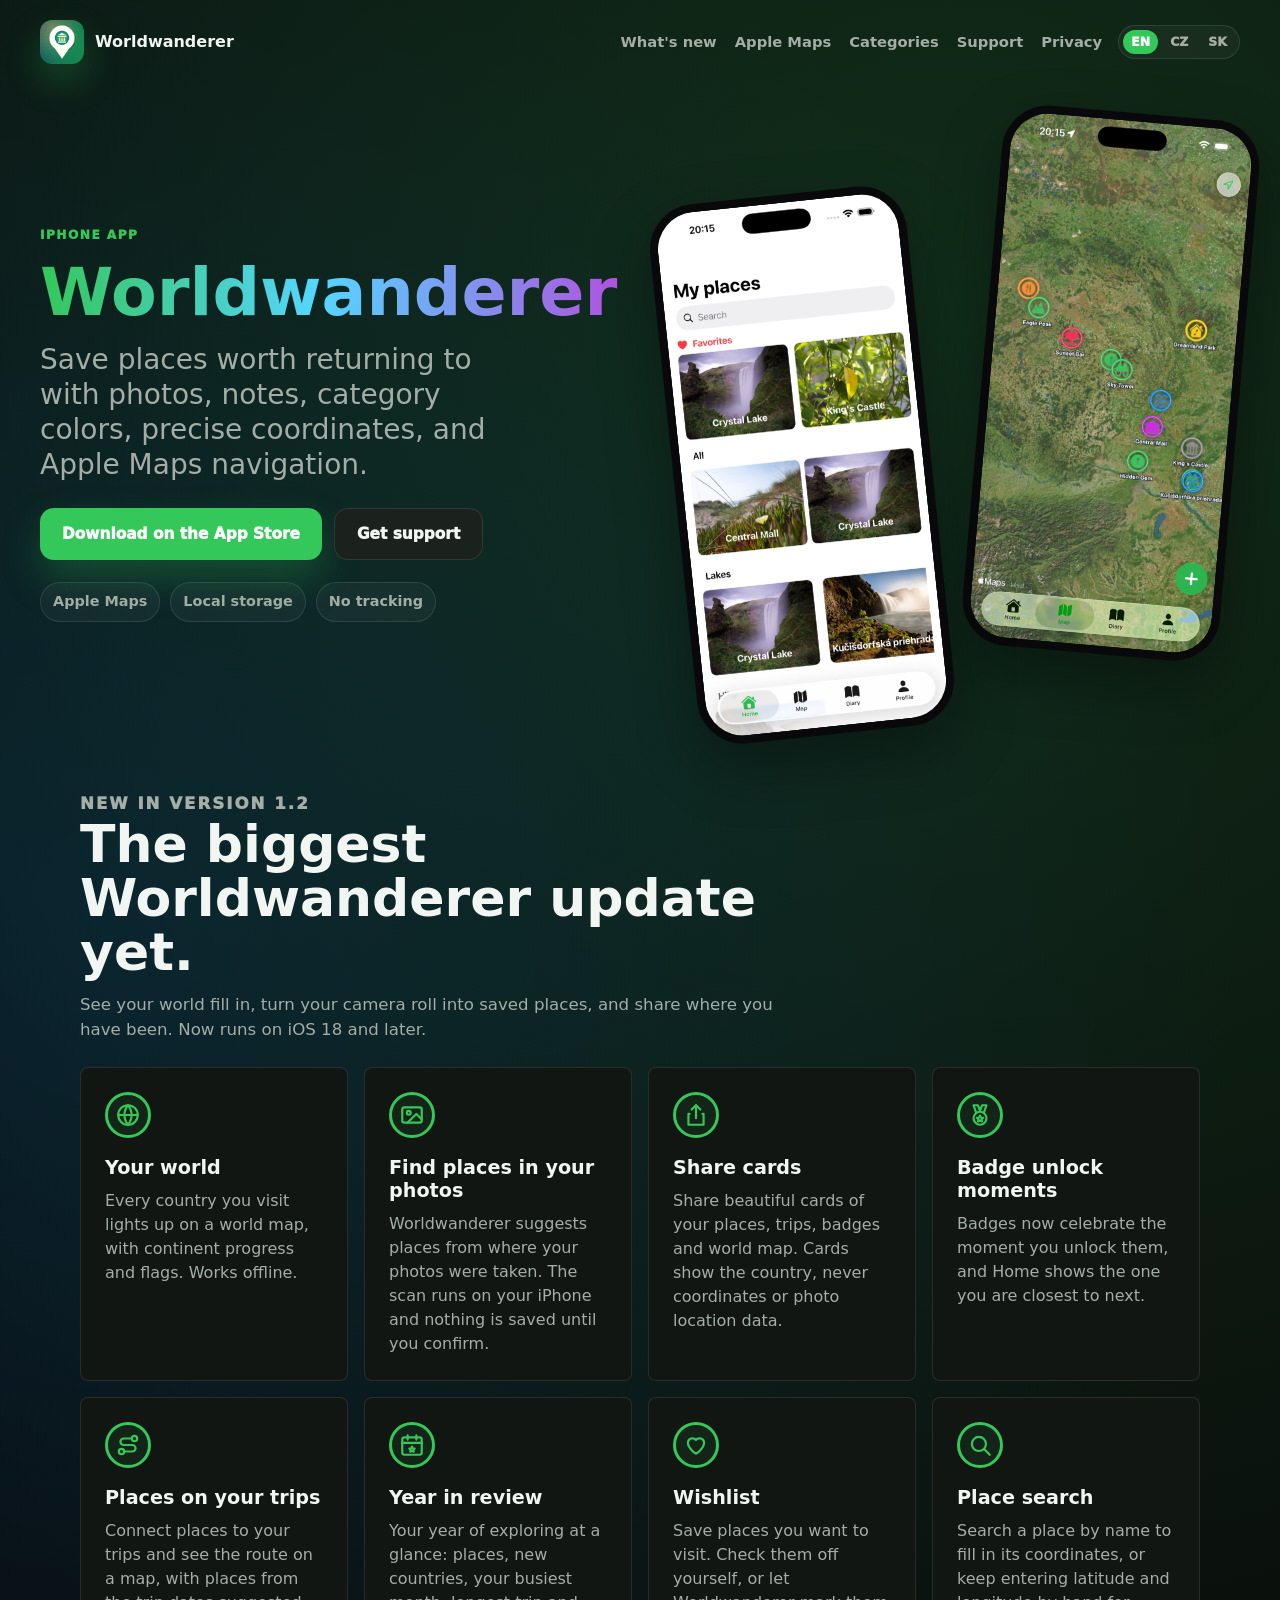
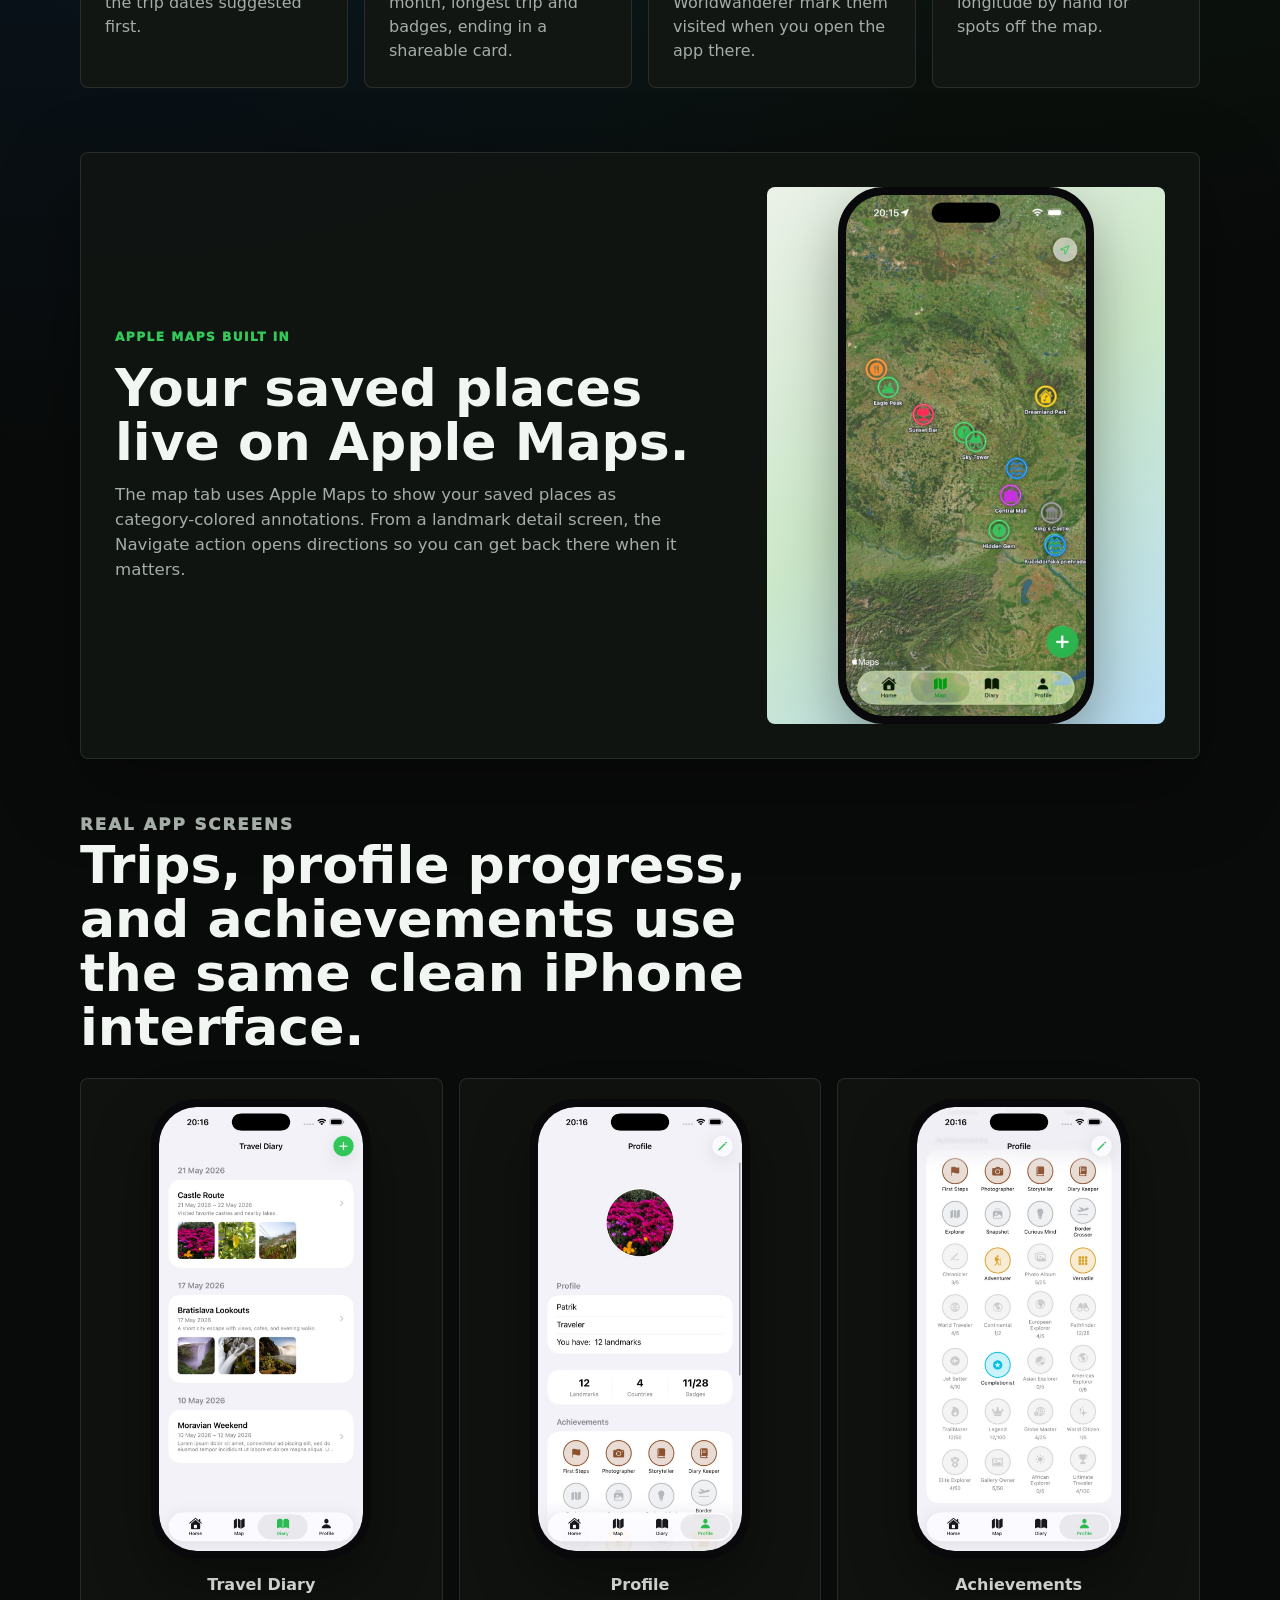
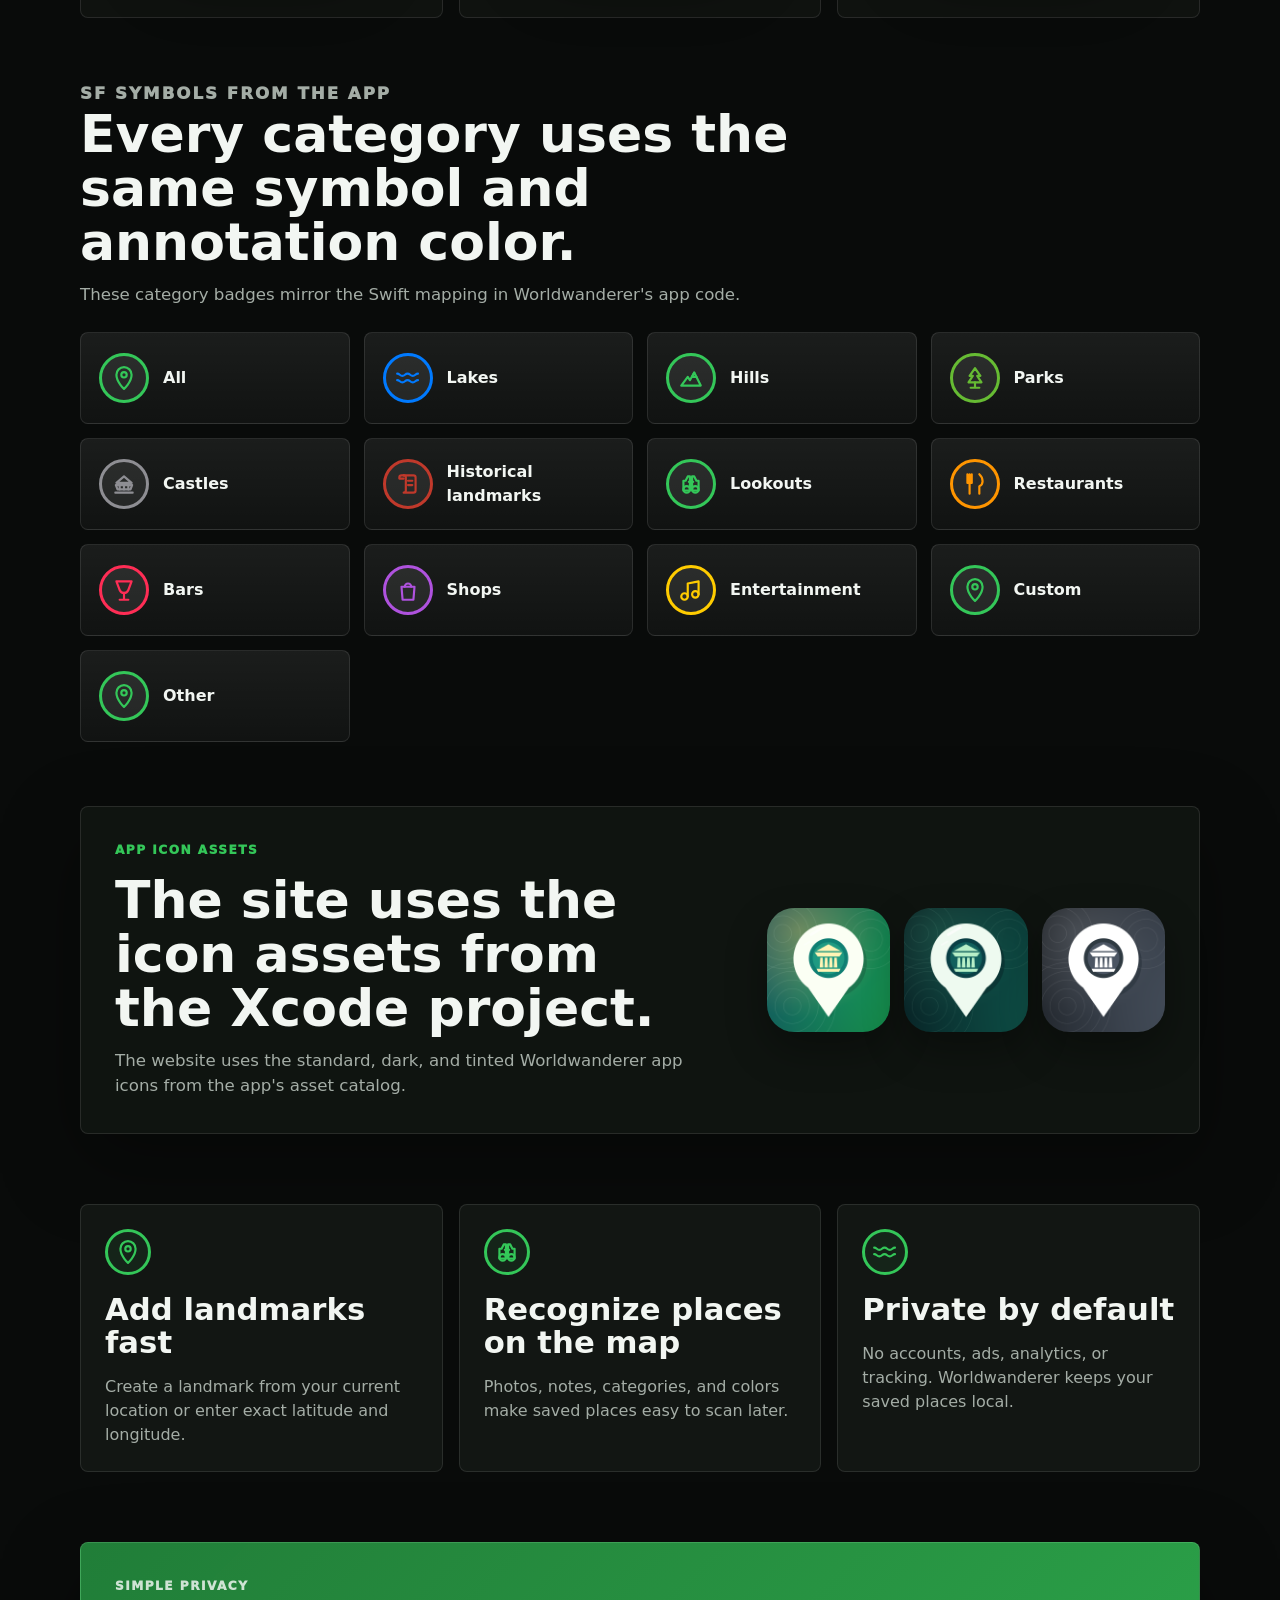
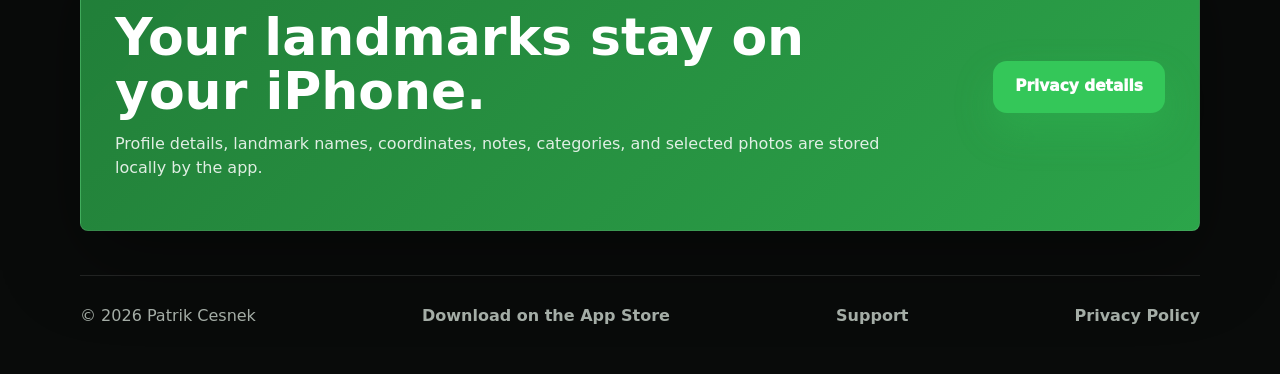
<file: index.html>
<!doctype html>
<html lang="en">
  <head>
    <meta charset="utf-8">
    <meta name="viewport" content="width=device-width, initial-scale=1">
    <meta name="description" content="Save places that matter on Apple Maps, see every country you visit light up on a world map, find places in your photos and share your travels. Private travel diary for iPhone. No accounts, ads, or tracking.">
    <title>Worldwanderer — Private Travel Map & Diary App for iPhone</title>
    <link rel="canonical" href="https://worldwanderer-web.netlify.app/">
    <link rel="alternate" hreflang="en" href="https://worldwanderer-web.netlify.app/">
    <link rel="alternate" hreflang="cs" href="https://worldwanderer-web.netlify.app/?lang=cz">
    <link rel="alternate" hreflang="sk" href="https://worldwanderer-web.netlify.app/?lang=sk">
    <link rel="alternate" hreflang="x-default" href="https://worldwanderer-web.netlify.app/">
    <meta name="apple-itunes-app" content="app-id=6772739029">
    <meta name="theme-color" content="#090b0a">
    <meta property="og:type" content="website">
    <meta property="og:site_name" content="Worldwanderer">
    <meta property="og:title" content="Worldwanderer — Private Travel Map & Diary App for iPhone">
    <meta property="og:description" content="Save places that matter — landmarks with photos, notes, categories and coordinates on Apple Maps. No accounts, ads, or tracking.">
    <meta property="og:url" content="https://worldwanderer-web.netlify.app/">
    <meta property="og:image" content="https://worldwanderer-web.netlify.app/assets/worldwanderer-home.jpg">
    <meta property="og:image:alt" content="Worldwanderer app showing the My places screen on iPhone">
    <meta name="twitter:card" content="summary_large_image">
    <meta name="twitter:title" content="Worldwanderer — Private Travel Map & Diary App for iPhone">
    <meta name="twitter:description" content="Save places that matter — landmarks with photos, notes, categories and coordinates on Apple Maps. No accounts, ads, or tracking.">
    <meta name="twitter:image" content="https://worldwanderer-web.netlify.app/assets/worldwanderer-home.jpg">
    <link rel="icon" href="assets/app-icon.png">
    <link rel="apple-touch-icon" href="assets/app-icon.png">
    <link rel="stylesheet" href="styles.css">
    <script type="application/ld+json">
    {
      "@context": "https://schema.org",
      "@type": "MobileApplication",
      "name": "Worldwanderer",
      "operatingSystem": "iOS",
      "applicationCategory": "TravelApplication",
      "description": "Worldwanderer is a private travel companion for iPhone. Save landmarks with photos, notes, categories, colors, and precise coordinates, view them on Apple Maps, keep a travel diary, and connect places to trips, see visited countries on a world map, find places in your photos on device, share cards and earn achievements. No accounts, no ads, no tracking — everything stays on your device.",
      "url": "https://worldwanderer-web.netlify.app/",
      "installUrl": "https://apps.apple.com/app/id6772739029",
      "offers": { "@type": "Offer", "price": "0", "priceCurrency": "USD" },
      "author": { "@type": "Person", "name": "Patrik Cesnek" },
      "image": "https://worldwanderer-web.netlify.app/assets/app-icon.png",
      "screenshot": [
        "https://worldwanderer-web.netlify.app/assets/worldwanderer-home.jpg",
        "https://worldwanderer-web.netlify.app/assets/worldwanderer-map.jpg"
      ],
      "softwareVersion": "1.2",
      "inLanguage": ["en", "cs", "sk"]
    }
    </script>
  </head>
  <body data-page="home">
    <svg class="icon-sprite" aria-hidden="true">
      <symbol id="icon-water" viewBox="0 0 24 24"><path d="M2 8c2.4 0 2.4 2 4.8 2S9.2 8 11.6 8 14 10 16.4 10 18.8 8 21.2 8"/><path d="M2 14c2.4 0 2.4 2 4.8 2s2.4-2 4.8-2 2.4 2 4.8 2 2.4-2 4.8-2"/></symbol>
      <symbol id="icon-mountain" viewBox="0 0 24 24"><path d="M3 19h18L15 7l-4 7-2-3-6 8z"/><path d="M15 7l-2.2 4h4.2"/></symbol>
      <symbol id="icon-castle" viewBox="0 0 24 24"><path d="M4 20h16"/><path d="M6 17h12l1.5-4h-15L6 17z"/><path d="M5 11h14L12 5 5 11z"/><path d="M8 17v-4M12 17v-4M16 17v-4"/></symbol>
      <symbol id="icon-lookout" viewBox="0 0 24 24"><path d="M7 9l2-4h2v13H5V9h2zM17 9l-2-4h-2v13h6V9h-2z"/><path d="M10 10h4"/><circle cx="8" cy="17" r="3"/><circle cx="16" cy="17" r="3"/></symbol>
      <symbol id="icon-restaurant" viewBox="0 0 24 24"><path d="M7 3v8M5 3v8M9 3v8M5 11h4M7 11v10"/><path d="M16 3c2 1.8 3 4 3 6.5 0 2.2-1 3.8-3 4.5v7"/></symbol>
      <symbol id="icon-bar" viewBox="0 0 24 24"><path d="M5 4h14l-3 8a4.3 4.3 0 0 1-8 0L5 4z"/><path d="M12 16v5M8 21h8"/></symbol>
      <symbol id="icon-shop" viewBox="0 0 24 24"><path d="M6 9h12l-1 12H7L6 9z"/><path d="M9 9a3 3 0 0 1 6 0"/></symbol>
      <symbol id="icon-music" viewBox="0 0 24 24"><path d="M9 18V6l10-2v12"/><circle cx="6" cy="18" r="3"/><circle cx="16" cy="16" r="3"/></symbol>
      <symbol id="icon-pin" viewBox="0 0 24 24"><path d="M12 22s7-6.2 7-13a7 7 0 0 0-14 0c0 6.8 7 13 7 13z"/><circle cx="12" cy="9" r="2.5"/></symbol>
      <symbol id="icon-tree" viewBox="0 0 24 24"><path d="M12 3L7 10h3l-4 6h12l-4-6h3L12 3z"/><path d="M12 16v5M8 21h8"/></symbol>
      <symbol id="icon-scroll" viewBox="0 0 24 24"><path d="M8 4h9a2 2 0 0 1 2 2v11"/><path d="M8 4a2 2 0 0 1 2 2v12a2 2 0 0 1-2 2h9a2 2 0 0 0 2-2"/><path d="M8 4H6a2 2 0 0 0-2 2v1h4"/><path d="M12 9h4M12 13h4"/></symbol>
      <symbol id="icon-globe" viewBox="0 0 24 24"><circle cx="12" cy="12" r="9"/><path d="M3 12h18"/><path d="M12 3a14 14 0 0 1 0 18a14 14 0 0 1 0-18z"/></symbol>
      <symbol id="icon-photos" viewBox="0 0 24 24"><rect x="3" y="5" width="18" height="14" rx="2"/><circle cx="9" cy="10" r="1.8"/><path d="M21 16l-5-5-8 8"/></symbol>
      <symbol id="icon-share" viewBox="0 0 24 24"><path d="M12 3v12"/><path d="M8 7l4-4 4 4"/><path d="M6 11H5v10h14V11h-1"/></symbol>
      <symbol id="icon-medal" viewBox="0 0 24 24"><circle cx="12" cy="15" r="6"/><path d="M8.5 10L6 3h4l2 5 2-5h4l-2.5 7"/><path d="M12 12.5l.9 1.8 2 .3-1.4 1.4.3 2-1.8-.9-1.8.9.3-2-1.4-1.4 2-.3z"/></symbol>
      <symbol id="icon-route" viewBox="0 0 24 24"><circle cx="6" cy="18" r="2.5"/><circle cx="18" cy="6" r="2.5"/><path d="M8.5 18H16a3 3 0 0 0 0-6H8a3 3 0 0 1 0-6h7.5"/></symbol>
      <symbol id="icon-calendar" viewBox="0 0 24 24"><rect x="3" y="5" width="18" height="16" rx="2"/><path d="M3 10h18M8 3v4M16 3v4"/><path d="M12 13.5l.8 1.6 1.7.2-1.2 1.2.3 1.7-1.6-.8-1.6.8.3-1.7-1.2-1.2 1.7-.2z"/></symbol>
      <symbol id="icon-heart" viewBox="0 0 24 24"><path d="M12 20s-7.5-4.6-7.5-10.2A4.3 4.3 0 0 1 12 7.3a4.3 4.3 0 0 1 7.5 2.5C19.5 15.4 12 20 12 20z"/></symbol>
      <symbol id="icon-search" viewBox="0 0 24 24"><circle cx="11" cy="11" r="6.5"/><path d="M16 16l5 5"/></symbol>
    </svg>

    <header class="site-header">
      <a class="brand" href="index.html" aria-label="Worldwanderer home">
        <img src="assets/app-icon.png" alt="" width="44" height="44">
        <span>Worldwanderer</span>
      </a>
      <div class="header-links">
        <nav aria-label="Primary navigation">
          <a href="#whats-new" data-i18n="nav.whatsNew">What's new</a>
          <a href="#apple-maps" data-i18n="nav.appleMaps">Apple Maps</a>
          <a href="#categories" data-i18n="nav.categories">Categories</a>
          <a href="support.html" data-i18n="nav.support">Support</a>
          <a href="privacy.html" data-i18n="nav.privacy">Privacy</a>
        </nav>
        <div class="language-switcher" aria-label="Language">
          <a href="?lang=en" data-lang-option="en">EN</a>
          <a href="?lang=cz" data-lang-option="cz">CZ</a>
          <a href="?lang=sk" data-lang-option="sk">SK</a>
        </div>
      </div>
    </header>

    <main>
      <section class="hero">
        <div class="hero-copy">
          <p class="eyebrow" data-i18n="home.heroEyebrow">iPhone app</p>
          <h1>Worldwanderer</h1>
          <p class="lede" data-i18n="home.heroLede">Save places worth returning to with photos, notes, category colors, precise coordinates, and Apple Maps navigation.</p>
          <div class="hero-actions" aria-label="Worldwanderer links">
            <a class="button primary" href="https://apps.apple.com/app/id6772739029" data-i18n="common.download">Download on the App Store</a>
            <a class="button secondary" href="support.html" data-i18n="common.getSupport">Get support</a>
          </div>
          <div class="hero-meta" aria-label="Worldwanderer highlights">
            <span>Apple Maps</span>
            <span data-i18n="common.localStorage">Local storage</span>
            <span data-i18n="common.noTracking">No tracking</span>
          </div>
        </div>
        <div class="device-stage" aria-label="Worldwanderer iPhone screen previews">
          <div class="phone-shot home-shot">
            <img src="assets/worldwanderer-home.jpg" alt="Worldwanderer My places iPhone screen" width="720" height="1564" fetchpriority="high">
          </div>
          <div class="phone-shot map-shot">
            <img src="assets/worldwanderer-map.jpg" alt="Worldwanderer Apple Maps iPhone screen" width="720" height="1564">
          </div>
        </div>
      </section>

      <section id="whats-new" class="whats-new" aria-label="New in Worldwanderer 1.2">
        <div class="section-heading">
          <p class="eyebrow" data-i18n="new.eyebrow">New in version 1.2</p>
          <h2 data-i18n="new.title">The biggest Worldwanderer update yet.</h2>
          <p data-i18n="new.text">See your world fill in, turn your camera roll into saved places, and share where you have been. Now runs on iOS 18 and later.</p>
        </div>
        <div class="new-grid">
          <article class="feature-card">
            <span class="feature-icon"><svg><use href="#icon-globe"></use></svg></span>
            <h3 data-i18n="new.worldTitle">Your world</h3>
            <p data-i18n="new.worldText">Every country you visit lights up on a world map, with continent progress and flags. Works offline.</p>
          </article>
          <article class="feature-card">
            <span class="feature-icon"><svg><use href="#icon-photos"></use></svg></span>
            <h3 data-i18n="new.photosTitle">Find places in your photos</h3>
            <p data-i18n="new.photosText">Worldwanderer suggests places from where your photos were taken. The scan runs on your iPhone and nothing is saved until you confirm.</p>
          </article>
          <article class="feature-card">
            <span class="feature-icon"><svg><use href="#icon-share"></use></svg></span>
            <h3 data-i18n="new.shareTitle">Share cards</h3>
            <p data-i18n="new.shareText">Share beautiful cards of your places, trips, badges and world map. Cards show the country, never coordinates or photo location data.</p>
          </article>
          <article class="feature-card">
            <span class="feature-icon"><svg><use href="#icon-medal"></use></svg></span>
            <h3 data-i18n="new.badgesTitle">Badge unlock moments</h3>
            <p data-i18n="new.badgesText">Badges now celebrate the moment you unlock them, and Home shows the one you are closest to next.</p>
          </article>
          <article class="feature-card">
            <span class="feature-icon"><svg><use href="#icon-route"></use></svg></span>
            <h3 data-i18n="new.tripsTitle">Places on your trips</h3>
            <p data-i18n="new.tripsText">Connect places to your trips and see the route on a map, with places from the trip dates suggested first.</p>
          </article>
          <article class="feature-card">
            <span class="feature-icon"><svg><use href="#icon-calendar"></use></svg></span>
            <h3 data-i18n="new.yearTitle">Year in review</h3>
            <p data-i18n="new.yearText">Your year of exploring at a glance: places, new countries, your busiest month, longest trip and badges, ending in a shareable card.</p>
          </article>
          <article class="feature-card">
            <span class="feature-icon"><svg><use href="#icon-heart"></use></svg></span>
            <h3 data-i18n="new.wishlistTitle">Wishlist</h3>
            <p data-i18n="new.wishlistText">Save places you want to visit. Check them off yourself, or let Worldwanderer mark them visited when you open the app there.</p>
          </article>
          <article class="feature-card">
            <span class="feature-icon"><svg><use href="#icon-search"></use></svg></span>
            <h3 data-i18n="new.searchTitle">Place search</h3>
            <p data-i18n="new.searchText">Search a place by name to fill in its coordinates, or keep entering latitude and longitude by hand for spots off the map.</p>
          </article>
        </div>
      </section>

      <section id="apple-maps" class="maps-band">
        <div class="section-copy">
          <p class="eyebrow" data-i18n="home.mapsEyebrow">Apple Maps built in</p>
          <h2 data-i18n="home.mapsTitle">Your saved places live on Apple Maps.</h2>
          <p data-i18n="home.mapsText">The map tab uses Apple Maps to show your saved places as category-colored annotations. From a landmark detail screen, the Navigate action opens directions so you can get back there when it matters.</p>
        </div>
        <div class="maps-proof">
          <div class="phone-shot proof-shot">
            <img src="assets/worldwanderer-map.jpg" alt="Apple Maps with Worldwanderer category annotations" width="720" height="1564" loading="lazy" decoding="async">
          </div>
        </div>
      </section>

      <section class="screen-gallery" aria-label="Worldwanderer app screenshots">
        <div class="section-heading">
          <p class="eyebrow" data-i18n="home.screensEyebrow">Real app screens</p>
          <h2 data-i18n="home.screensTitle">Trips, profile progress, and achievements use the same clean iPhone interface.</h2>
        </div>
        <div class="screen-grid">
          <article class="screen-card">
            <div class="phone-shot mini-shot">
              <img src="assets/worldwanderer-diary.jpg" alt="Worldwanderer Travel Diary iPhone screen" width="720" height="1564" loading="lazy" decoding="async">
            </div>
            <strong data-i18n="screens.diary">Travel Diary</strong>
          </article>
          <article class="screen-card">
            <div class="phone-shot mini-shot">
              <img src="assets/worldwanderer-profile.jpg" alt="Worldwanderer Profile iPhone screen" width="720" height="1564" loading="lazy" decoding="async">
            </div>
            <strong data-i18n="screens.profile">Profile</strong>
          </article>
          <article class="screen-card">
            <div class="phone-shot mini-shot">
              <img src="assets/worldwanderer-achievements.jpg" alt="Worldwanderer Achievements iPhone screen" width="720" height="1564" loading="lazy" decoding="async">
            </div>
            <strong data-i18n="screens.achievements">Achievements</strong>
          </article>
        </div>
      </section>

      <section id="categories" class="categories-section" aria-label="Worldwanderer categories">
        <div class="section-heading">
          <p class="eyebrow" data-i18n="home.categoriesEyebrow">SF Symbols from the app</p>
          <h2 data-i18n="home.categoriesTitle">Every category uses the same symbol and annotation color.</h2>
          <p data-i18n="home.categoriesText">These category badges mirror the Swift mapping in Worldwanderer's app code.</p>
        </div>
        <div class="category-grid">
          <article class="category-card all"><span class="sf-badge" aria-label="mappin.circle.fill"><svg><use href="#icon-pin"></use></svg></span><strong data-i18n="categories.all">All</strong></article>
          <article class="category-card lakes"><span class="sf-badge" aria-label="water.waves"><svg><use href="#icon-water"></use></svg></span><strong data-i18n="categories.lakes">Lakes</strong></article>
          <article class="category-card hills"><span class="sf-badge" aria-label="mountain.2.fill"><svg><use href="#icon-mountain"></use></svg></span><strong data-i18n="categories.hills">Hills</strong></article>
          <article class="category-card parks"><span class="sf-badge" aria-label="tree.fill"><svg><use href="#icon-tree"></use></svg></span><strong data-i18n="categories.parks">Parks</strong></article>
          <article class="category-card castles"><span class="sf-badge" aria-label="building.columns.fill"><svg><use href="#icon-castle"></use></svg></span><strong data-i18n="categories.castles">Castles</strong></article>
          <article class="category-card historical"><span class="sf-badge" aria-label="scroll.fill"><svg><use href="#icon-scroll"></use></svg></span><strong data-i18n="categories.historical">Historical landmarks</strong></article>
          <article class="category-card lookouts"><span class="sf-badge" aria-label="binoculars.fill"><svg><use href="#icon-lookout"></use></svg></span><strong data-i18n="categories.lookouts">Lookouts</strong></article>
          <article class="category-card restaurants"><span class="sf-badge" aria-label="fork.knife.circle.fill"><svg><use href="#icon-restaurant"></use></svg></span><strong data-i18n="categories.restaurants">Restaurants</strong></article>
          <article class="category-card bars"><span class="sf-badge" aria-label="wineglass.fill"><svg><use href="#icon-bar"></use></svg></span><strong data-i18n="categories.bars">Bars</strong></article>
          <article class="category-card shops"><span class="sf-badge" aria-label="bag.fill"><svg><use href="#icon-shop"></use></svg></span><strong data-i18n="categories.shops">Shops</strong></article>
          <article class="category-card entertainment"><span class="sf-badge" aria-label="music.note.house.fill"><svg><use href="#icon-music"></use></svg></span><strong data-i18n="categories.entertainment">Entertainment</strong></article>
          <article class="category-card custom"><span class="sf-badge" aria-label="mappin.circle.fill"><svg><use href="#icon-pin"></use></svg></span><strong data-i18n="categories.custom">Custom</strong></article>
          <article class="category-card other"><span class="sf-badge" aria-label="mappin.circle.fill"><svg><use href="#icon-pin"></use></svg></span><strong data-i18n="categories.other">Other</strong></article>
        </div>
      </section>

      <section class="icon-band" aria-label="Worldwanderer app icons">
        <div class="section-copy">
          <p class="eyebrow" data-i18n="home.iconsEyebrow">App icon assets</p>
          <h2 data-i18n="home.iconsTitle">The site uses the icon assets from the Xcode project.</h2>
          <p data-i18n="home.iconsText">The website uses the standard, dark, and tinted Worldwanderer app icons from the app's asset catalog.</p>
        </div>
        <div class="icon-showcase">
          <img src="assets/app-icon.png" alt="Worldwanderer app icon" loading="lazy" decoding="async">
          <img src="assets/app-icon-dark.png" alt="Worldwanderer dark app icon" loading="lazy" decoding="async">
          <img src="assets/app-icon-tinted.png" alt="Worldwanderer tinted app icon" loading="lazy" decoding="async">
        </div>
      </section>

      <section class="feature-grid" aria-label="Feature summary">
        <article class="feature-card">
          <span class="feature-icon"><svg><use href="#icon-pin"></use></svg></span>
          <h2 data-i18n="home.featureAddTitle">Add landmarks fast</h2>
          <p data-i18n="home.featureAddText">Create a landmark from your current location or enter exact latitude and longitude.</p>
        </article>
        <article class="feature-card">
          <span class="feature-icon"><svg><use href="#icon-lookout"></use></svg></span>
          <h2 data-i18n="home.featureMapTitle">Recognize places on the map</h2>
          <p data-i18n="home.featureMapText">Photos, notes, categories, and colors make saved places easy to scan later.</p>
        </article>
        <article class="feature-card">
          <span class="feature-icon"><svg><use href="#icon-water"></use></svg></span>
          <h2 data-i18n="home.featurePrivacyTitle">Private by default</h2>
          <p data-i18n="home.featurePrivacyText">No accounts, ads, analytics, or tracking. Worldwanderer keeps your saved places local.</p>
        </article>
      </section>

      <section class="privacy-band">
        <div>
          <p class="eyebrow" data-i18n="home.privacyEyebrow">Simple privacy</p>
          <h2 data-i18n="home.privacyTitle">Your landmarks stay on your iPhone.</h2>
          <p data-i18n="home.privacyText">Profile details, landmark names, coordinates, notes, categories, and selected photos are stored locally by the app.</p>
        </div>
        <a class="button primary" href="privacy.html" data-i18n="home.privacyButton">Privacy details</a>
      </section>
    </main>

    <footer class="site-footer">
      <span>&copy; 2026 Patrik Cesnek</span>
      <a href="https://apps.apple.com/app/id6772739029" data-i18n="common.download">Download on the App Store</a>
      <a href="support.html" data-i18n="nav.support">Support</a>
      <a href="privacy.html" data-i18n="common.privacyPolicyTitle">Privacy Policy</a>
    </footer>
    <script src="assets/i18n.js"></script>
  </body>
</html>
</file>
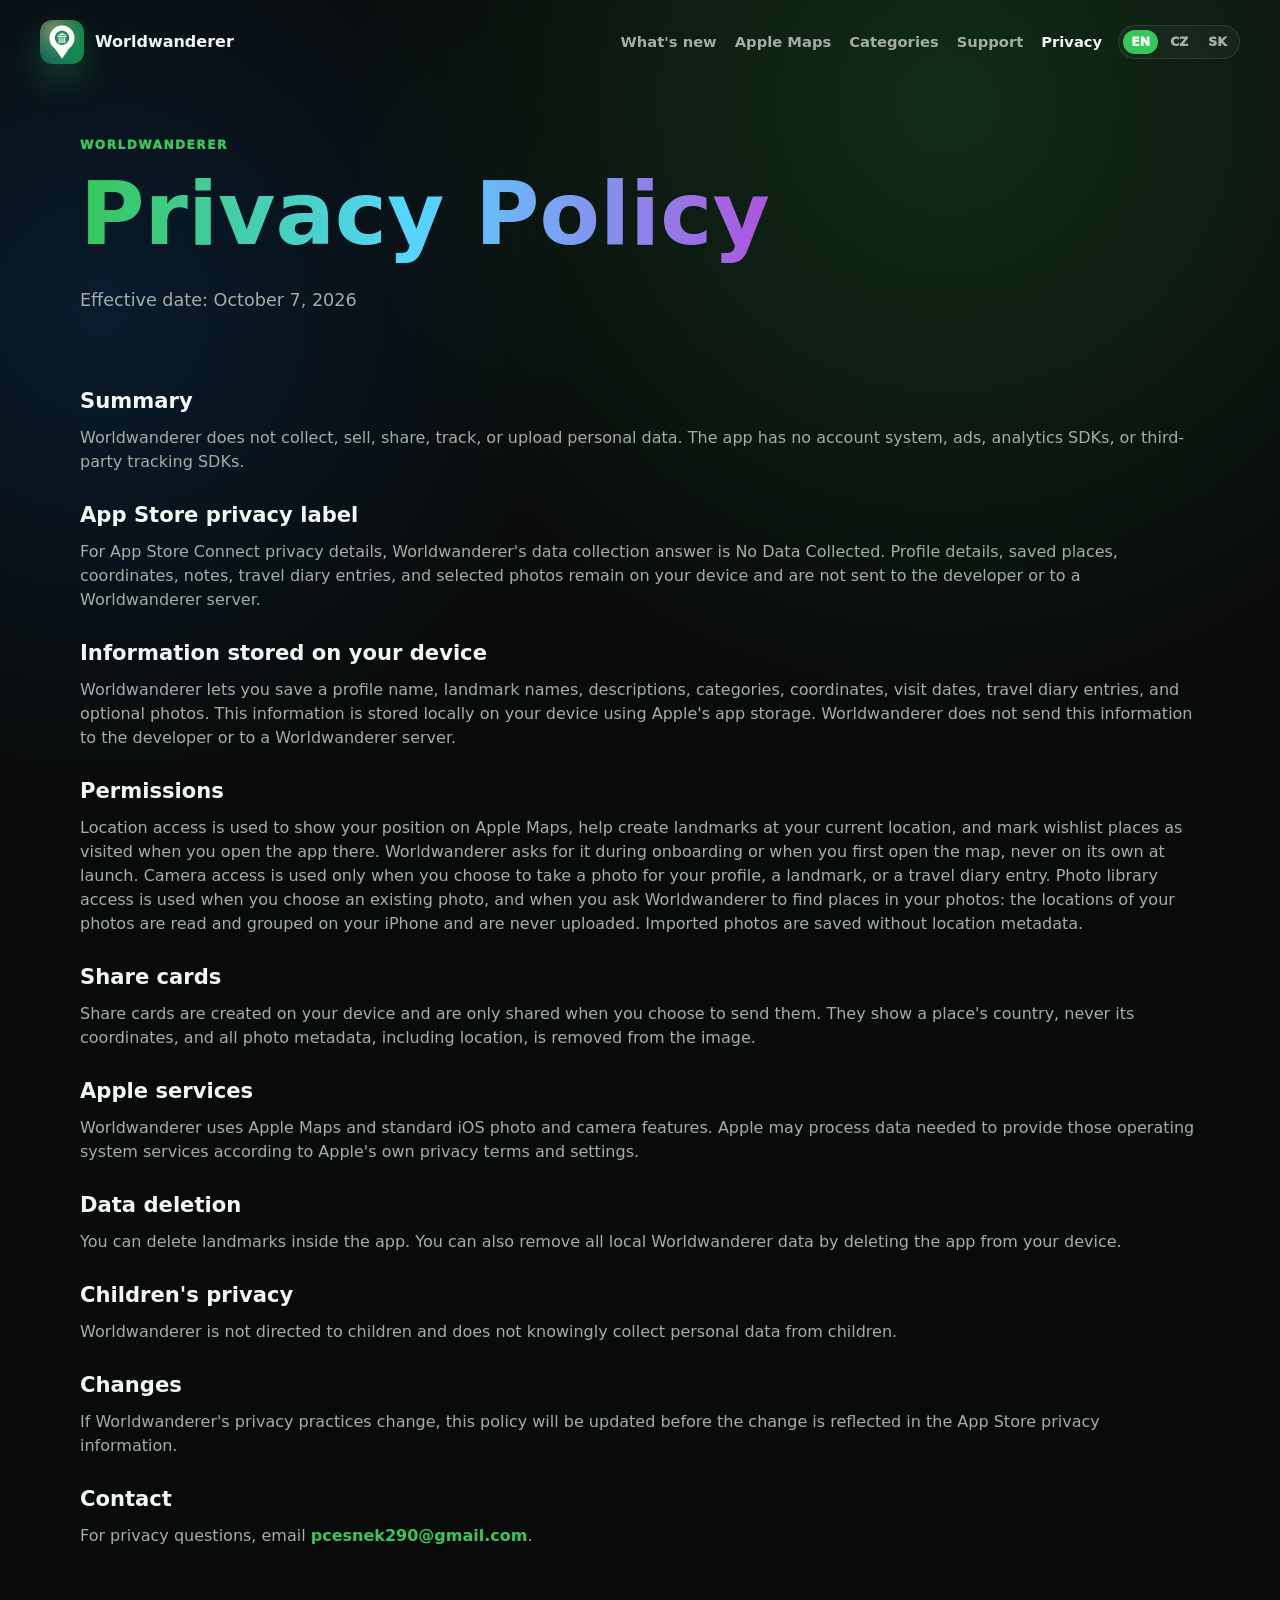
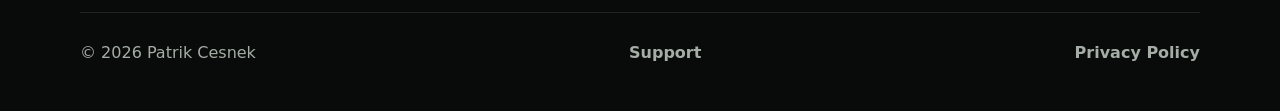
<file: privacy.html>
<!doctype html>
<html lang="en">
  <head>
    <meta charset="utf-8">
    <meta name="viewport" content="width=device-width, initial-scale=1">
    <meta name="description" content="How Worldwanderer protects your data: landmarks, photos, and notes stay on your iPhone — no accounts, no ads, no analytics, no tracking.">
    <title>Privacy Policy | Worldwanderer</title>
    <link rel="canonical" href="https://worldwanderer-web.netlify.app/privacy">
    <meta name="apple-itunes-app" content="app-id=6772739029">
    <meta name="theme-color" content="#090b0a">
    <meta property="og:type" content="website">
    <meta property="og:site_name" content="Worldwanderer">
    <meta property="og:title" content="Privacy Policy | Worldwanderer">
    <meta property="og:description" content="How Worldwanderer protects your data: everything stays on your iPhone — no accounts, no ads, no analytics, no tracking.">
    <meta property="og:url" content="https://worldwanderer-web.netlify.app/privacy">
    <link rel="icon" href="assets/app-icon.png">
    <link rel="apple-touch-icon" href="assets/app-icon.png">
    <link rel="stylesheet" href="styles.css">
  </head>
  <body data-page="privacy">
    <header class="site-header">
      <a class="brand" href="index.html" aria-label="Worldwanderer home">
        <img src="assets/app-icon.png" alt="" width="40" height="40">
        <span>Worldwanderer</span>
      </a>
      <div class="header-links">
        <nav aria-label="Primary">
          <a href="index.html#whats-new" data-i18n="nav.whatsNew">What's new</a>
          <a href="index.html#apple-maps" data-i18n="nav.appleMaps">Apple Maps</a>
          <a href="index.html#categories" data-i18n="nav.categories">Categories</a>
          <a href="support.html" data-i18n="nav.support">Support</a>
          <a href="privacy.html" aria-current="page" data-i18n="nav.privacy">Privacy</a>
        </nav>
        <div class="language-switcher" aria-label="Language">
          <a href="?lang=en" data-lang-option="en">EN</a>
          <a href="?lang=cz" data-lang-option="cz">CZ</a>
          <a href="?lang=sk" data-lang-option="sk">SK</a>
        </div>
      </div>
    </header>

    <main class="page-shell">
      <section class="page-hero map-background">
        <p class="eyebrow">Worldwanderer</p>
        <h1 data-i18n="privacy.title">Privacy Policy</h1>
        <p data-i18n="privacy.effectiveDate">Effective date: October 7, 2026</p>
      </section>

      <section class="policy-content">
        <h2 data-i18n="privacy.summaryTitle">Summary</h2>
        <p data-i18n="privacy.summaryText">Worldwanderer does not collect, sell, share, track, or upload personal data. The app has no account system, ads, analytics SDKs, or third-party tracking SDKs.</p>

        <h2 data-i18n="privacy.appStoreTitle">App Store privacy label</h2>
        <p data-i18n="privacy.appStoreText">For App Store Connect privacy details, Worldwanderer's data collection answer is No Data Collected. Profile details, saved places, coordinates, notes, travel diary entries, and selected photos remain on your device and are not sent to the developer or to a Worldwanderer server.</p>

        <h2 data-i18n="privacy.storageTitle">Information stored on your device</h2>
        <p data-i18n="privacy.storageText">Worldwanderer lets you save a profile name, landmark names, descriptions, categories, coordinates, visit dates, travel diary entries, and optional photos. This information is stored locally on your device using Apple's app storage. Worldwanderer does not send this information to the developer or to a Worldwanderer server.</p>

        <h2 data-i18n="privacy.permissionsTitle">Permissions</h2>
        <p data-i18n="privacy.permissionsText">Location access is used to show your position on Apple Maps, help create landmarks at your current location, and mark wishlist places as visited when you open the app there. Worldwanderer asks for it during onboarding or when you first open the map, never on its own at launch. Camera access is used only when you choose to take a photo for your profile, a landmark, or a travel diary entry. Photo library access is used when you choose an existing photo, and when you ask Worldwanderer to find places in your photos: the locations of your photos are read and grouped on your iPhone and are never uploaded. Imported photos are saved without location metadata.</p>

        <h2 data-i18n="privacy.shareTitle">Share cards</h2>
        <p data-i18n="privacy.shareText">Share cards are created on your device and are only shared when you choose to send them. They show a place's country, never its coordinates, and all photo metadata, including location, is removed from the image.</p>

        <h2 data-i18n="privacy.appleTitle">Apple services</h2>
        <p data-i18n="privacy.appleText">Worldwanderer uses Apple Maps and standard iOS photo and camera features. Apple may process data needed to provide those operating system services according to Apple's own privacy terms and settings.</p>

        <h2 data-i18n="privacy.deletionTitle">Data deletion</h2>
        <p data-i18n="privacy.deletionText">You can delete landmarks inside the app. You can also remove all local Worldwanderer data by deleting the app from your device.</p>

        <h2 data-i18n="privacy.childrenTitle">Children's privacy</h2>
        <p data-i18n="privacy.childrenText">Worldwanderer is not directed to children and does not knowingly collect personal data from children.</p>

        <h2 data-i18n="privacy.changesTitle">Changes</h2>
        <p data-i18n="privacy.changesText">If Worldwanderer's privacy practices change, this policy will be updated before the change is reflected in the App Store privacy information.</p>

        <h2 data-i18n="privacy.contactTitle">Contact</h2>
        <p><span data-i18n="privacy.contactPrefix">For privacy questions, email</span> <a href="mailto:pcesnek290@gmail.com">pcesnek290@gmail.com</a>.</p>
      </section>
    </main>

    <footer class="site-footer">
      <span>&copy; 2026 Patrik Cesnek</span>
      <a href="support.html" data-i18n="nav.support">Support</a>
      <a href="privacy.html" data-i18n="common.privacyPolicyTitle">Privacy Policy</a>
    </footer>
    <script src="assets/i18n.js"></script>
  </body>
</html>
</file>
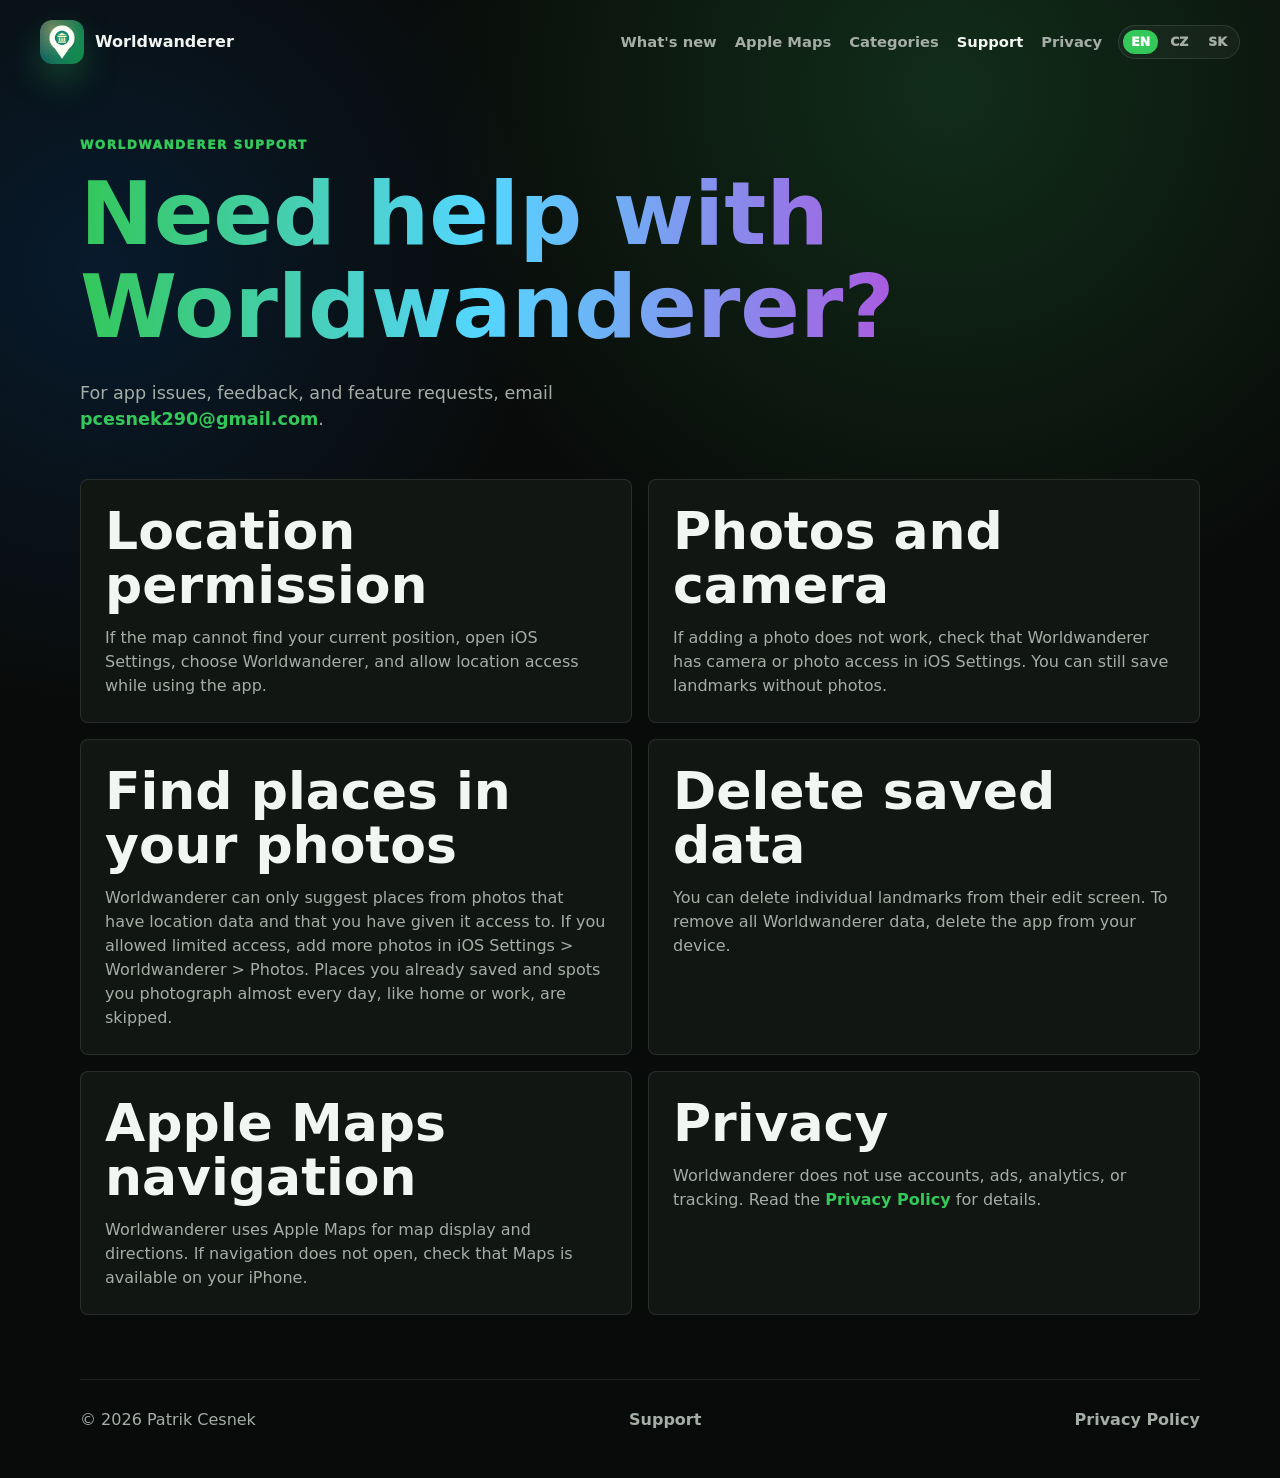
<file: support.html>
<!doctype html>
<html lang="en">
  <head>
    <meta charset="utf-8">
    <meta name="viewport" content="width=device-width, initial-scale=1">
    <meta name="description" content="Get help with Worldwanderer, the private travel map and diary app for iPhone. Contact support and find answers to common questions.">
    <title>Support | Worldwanderer</title>
    <link rel="canonical" href="https://worldwanderer-web.netlify.app/support">
    <meta name="apple-itunes-app" content="app-id=6772739029">
    <meta name="theme-color" content="#090b0a">
    <meta property="og:type" content="website">
    <meta property="og:site_name" content="Worldwanderer">
    <meta property="og:title" content="Support | Worldwanderer">
    <meta property="og:description" content="Get help with Worldwanderer, the private travel map and diary app for iPhone.">
    <meta property="og:url" content="https://worldwanderer-web.netlify.app/support">
    <link rel="icon" href="assets/app-icon.png">
    <link rel="apple-touch-icon" href="assets/app-icon.png">
    <link rel="stylesheet" href="styles.css">
  </head>
  <body data-page="support">
    <header class="site-header">
      <a class="brand" href="index.html" aria-label="Worldwanderer home">
        <img src="assets/app-icon.png" alt="" width="40" height="40">
        <span>Worldwanderer</span>
      </a>
      <div class="header-links">
        <nav aria-label="Primary">
          <a href="index.html#whats-new" data-i18n="nav.whatsNew">What's new</a>
          <a href="index.html#apple-maps" data-i18n="nav.appleMaps">Apple Maps</a>
          <a href="index.html#categories" data-i18n="nav.categories">Categories</a>
          <a href="support.html" aria-current="page" data-i18n="nav.support">Support</a>
          <a href="privacy.html" data-i18n="nav.privacy">Privacy</a>
        </nav>
        <div class="language-switcher" aria-label="Language">
          <a href="?lang=en" data-lang-option="en">EN</a>
          <a href="?lang=cz" data-lang-option="cz">CZ</a>
          <a href="?lang=sk" data-lang-option="sk">SK</a>
        </div>
      </div>
    </header>

    <main class="page-shell">
      <section class="page-hero map-background">
        <p class="eyebrow" data-i18n="support.eyebrow">Worldwanderer support</p>
        <h1 data-i18n="support.title">Need help with Worldwanderer?</h1>
        <p><span data-i18n="support.introPrefix">For app issues, feedback, and feature requests, email</span> <a href="mailto:pcesnek290@gmail.com">pcesnek290@gmail.com</a>.</p>
      </section>

      <section class="support-grid" aria-label="Support topics">
        <article class="support-item">
          <h2 data-i18n="support.locationTitle">Location permission</h2>
          <p data-i18n="support.locationText">If the map cannot find your current position, open iOS Settings, choose Worldwanderer, and allow location access while using the app.</p>
        </article>
        <article class="support-item">
          <h2 data-i18n="support.photosTitle">Photos and camera</h2>
          <p data-i18n="support.photosText">If adding a photo does not work, check that Worldwanderer has camera or photo access in iOS Settings. You can still save landmarks without photos.</p>
        </article>
        <article class="support-item">
          <h2 data-i18n="support.importTitle">Find places in your photos</h2>
          <p data-i18n="support.importText">Worldwanderer can only suggest places from photos that have location data and that you have given it access to. If you allowed limited access, add more photos in iOS Settings &gt; Worldwanderer &gt; Photos. Places you already saved and spots you photograph almost every day, like home or work, are skipped.</p>
        </article>
        <article class="support-item">
          <h2 data-i18n="support.deleteTitle">Delete saved data</h2>
          <p data-i18n="support.deleteText">You can delete individual landmarks from their edit screen. To remove all Worldwanderer data, delete the app from your device.</p>
        </article>
        <article class="support-item">
          <h2 data-i18n="support.mapsTitle">Apple Maps navigation</h2>
          <p data-i18n="support.mapsText">Worldwanderer uses Apple Maps for map display and directions. If navigation does not open, check that Maps is available on your iPhone.</p>
        </article>
        <article class="support-item">
          <h2 data-i18n="support.privacyTitle">Privacy</h2>
          <p><span data-i18n="support.privacyTextPrefix">Worldwanderer does not use accounts, ads, analytics, or tracking. Read the</span> <a href="privacy.html" data-i18n="common.privacyPolicyTitle">Privacy Policy</a><span data-i18n="support.privacyTextSuffix"> for details.</span></p>
        </article>
      </section>
    </main>

    <footer class="site-footer">
      <span>&copy; 2026 Patrik Cesnek</span>
      <a href="support.html" data-i18n="nav.support">Support</a>
      <a href="privacy.html" data-i18n="common.privacyPolicyTitle">Privacy Policy</a>
    </footer>
    <script src="assets/i18n.js"></script>
  </body>
</html>
</file>
<file: styles.css>
:root {
  color-scheme: dark;
  --bg: #090b0a;
  --surface: #121613;
  --surface-high: #1b211c;
  --paper: #f7fbf7;
  --text: #f2f6f2;
  --muted: #a4ada6;
  --line: rgba(255, 255, 255, 0.1);
  --apple-green: #34c759;
  --apple-green-dark: #248a3d;
  --apple-blue: #007aff;
  --apple-gray: #8e8e93;
  --apple-orange: #ff9500;
  --apple-pink: #ff2d55;
  --apple-purple: #af52de;
  --apple-yellow: #ffcc00;
  font-family: ui-rounded, "SF Pro Rounded", system-ui, -apple-system, BlinkMacSystemFont, "Segoe UI", sans-serif;
}
* { box-sizing: border-box; }
html { scroll-behavior: smooth; }
body { min-height: 100vh; margin: 0; overflow-x: hidden; color: var(--text); background: radial-gradient(circle at 74% 6%, rgba(52, 199, 89, 0.18), transparent 32%), radial-gradient(circle at 8% 18%, rgba(0, 122, 255, 0.14), transparent 26%), var(--bg); line-height: 1.5; }
a { color: inherit; text-decoration: none; }
svg { display: block; }
.icon-sprite { position: absolute; width: 0; height: 0; overflow: hidden; }
.site-header, .hero, .whats-new, .maps-band, .screen-gallery, .categories-section, .icon-band, .feature-grid, .site-footer, .page-hero, .policy-content, .support-grid { width: min(1120px, calc(100% - 32px)); margin-inline: auto; }
.site-header { width: min(1500px, calc(100% - 80px)); display: flex; align-items: center; justify-content: space-between; gap: 22px; padding: 20px 0; }
.brand { display: inline-flex; align-items: center; gap: 11px; font-weight: 900; letter-spacing: 0; }
.brand img { width: 44px; height: 44px; border-radius: 12px; box-shadow: 0 16px 34px rgba(52, 199, 89, 0.26); }
.header-links { display: flex; align-items: center; justify-content: flex-end; gap: 16px; flex-wrap: wrap; }
nav { display: flex; align-items: center; gap: 18px; color: var(--muted); font-size: 0.92rem; font-weight: 850; }
nav a:hover, nav a[aria-current="page"] { color: var(--text); }
.language-switcher { display: flex; align-items: center; gap: 4px; padding: 4px; border: 1px solid var(--line); border-radius: 999px; background: rgba(255, 255, 255, 0.04); }
.language-switcher a { min-width: 34px; padding: 6px 8px; border-radius: 999px; color: var(--muted); font-size: 0.78rem; font-weight: 950; line-height: 1; text-align: center; }
.language-switcher a:hover, .language-switcher a[aria-current="true"] { color: #fff; background: var(--apple-green); }
.hero { position: relative; isolation: isolate; width: min(1500px, calc(100% - 80px)); display: grid; grid-template-columns: minmax(480px, 0.86fr) minmax(620px, 1.14fr); align-items: center; gap: clamp(40px, 6vw, 78px); padding: 28px 0 36px; }
.hero-copy { position: relative; z-index: 900; max-width: 720px; }
.eyebrow { margin: 0 0 14px; color: var(--apple-green); font-size: 0.76rem; font-weight: 950; letter-spacing: 0.12em; text-transform: uppercase; }
h1, h2, h3, p { margin-top: 0; }
h1 { position: relative; z-index: 910; display: inline-block; margin-bottom: 8px; padding: 0 0.06em 0.1em 0; font-size: clamp(3rem, 5.2vw, 4.9rem); line-height: 1.05; letter-spacing: 0; background: linear-gradient(90deg, #34c759 0%, #55d6ff 48%, #af52de 100%); color: transparent; background-clip: text; -webkit-background-clip: text; overflow: visible; }
.hero h1 { white-space: nowrap; }
h2 { margin-bottom: 14px; font-size: clamp(2rem, 4.8vw, 3.25rem); line-height: 1.04; letter-spacing: 0; }
h3 { margin-bottom: 8px; font-size: 1.16rem; line-height: 1.2; letter-spacing: 0; }
.lede { max-width: 630px; margin-bottom: 26px; color: var(--muted); font-size: clamp(1.25rem, 3vw, 1.75rem); line-height: 1.25; }
.hero-actions { position: relative; z-index: 920; display: flex; flex-wrap: wrap; gap: 12px; }
.button { position: relative; z-index: 930; display: inline-flex; align-items: center; justify-content: center; min-height: 52px; padding: 0 22px; border-radius: 14px; font-size: 0.96rem; font-weight: 950; }
.button.primary { color: #fff; background: var(--apple-green); box-shadow: 0 18px 38px rgba(52, 199, 89, 0.26); }
.button.secondary { color: var(--text); background: var(--surface-high); border: 1px solid var(--line); }
.hero-meta { display: flex; flex-wrap: wrap; gap: 10px; margin-top: 22px; color: var(--muted); font-size: 0.9rem; font-weight: 850; }
.hero-meta span { padding: 8px 12px; border: 1px solid var(--line); border-radius: 999px; background: rgba(255, 255, 255, 0.04); }
.device-stage { position: relative; z-index: 0; display: flex; align-items: flex-start; justify-content: flex-end; gap: clamp(36px, 4vw, 64px); min-height: 600px; justify-self: stretch; }
.phone-shot { position: relative; width: clamp(218px, 21vw, 258px); overflow: hidden; border: clamp(7px, 0.7vw, 10px) solid #09090b; border-radius: clamp(34px, 3.6vw, 46px); background: #09090b; box-shadow: 0 24px 58px rgba(0, 0, 0, 0.34); }
.phone-shot img { display: block; width: 100%; height: auto; border-radius: clamp(26px, 3vw, 36px); }
.home-shot { z-index: 2; margin-top: 82px; transform: rotate(-6deg); }
.map-shot { transform: rotate(5deg); }
.maps-band, .icon-band, .privacy-band { display: grid; grid-template-columns: minmax(0, 0.95fr) minmax(280px, 0.65fr); align-items: center; gap: clamp(28px, 6vw, 70px); padding: 34px; margin-bottom: 44px; border: 1px solid var(--line); border-radius: 8px; background: rgba(18, 22, 19, 0.82); box-shadow: 0 28px 80px rgba(0, 0, 0, 0.34); }
.section-copy p:last-child, .section-heading p { max-width: 720px; margin-bottom: 0; color: var(--muted); font-size: 1.04rem; }
.maps-proof { display: grid; place-items: center; min-height: 520px; overflow: hidden; border-radius: 8px; background: linear-gradient(145deg, #ebf1e8, #cce8c9 48%, #b9def5); }
.proof-shot { width: min(256px, 56vw); transform: none; }
.whats-new { padding: 20px 0 64px; }
.new-grid { display: grid; grid-template-columns: repeat(4, minmax(0, 1fr)); gap: 16px; }
.new-grid .feature-card h3 { margin-bottom: 10px; font-size: 1.2rem; }
.screen-gallery { padding: 10px 0 64px; }
.screen-grid { display: grid; grid-template-columns: repeat(3, minmax(0, 1fr)); gap: 16px; align-items: start; }
.screen-card { display: grid; gap: 14px; justify-items: center; min-height: 100%; padding: 20px; border: 1px solid var(--line); border-radius: 8px; background: rgba(18, 22, 19, 0.72); }
.mini-shot { width: min(220px, 100%); transform: none; }
.screen-card strong { color: var(--text); font-size: 1rem; }
.categories-section { padding: 0 0 64px; }
.section-heading { max-width: 720px; margin-bottom: 24px; }
.category-grid { display: grid; grid-template-columns: repeat(4, minmax(0, 1fr)); gap: 14px; }
.category-card { --category-color: var(--apple-green); display: flex; align-items: center; gap: 14px; min-height: 92px; padding: 18px; border: 1px solid var(--line); border-radius: 8px; background: linear-gradient(180deg, rgba(255, 255, 255, 0.075), rgba(255, 255, 255, 0.035)); }
.sf-badge { flex: 0 0 auto; display: grid; place-items: center; width: 50px; height: 50px; color: var(--category-color); border: 3px solid currentColor; border-radius: 50%; background: rgba(255, 255, 255, 0.08); }
.sf-badge svg, .feature-icon svg { width: 26px; height: 26px; fill: none; stroke: currentColor; stroke-width: 2; stroke-linecap: round; stroke-linejoin: round; }
.category-card strong { color: var(--text); font-size: 1rem; }
.all, .hills, .lookouts, .custom, .other { --category-color: var(--apple-green); }
.lakes { --category-color: var(--apple-blue); }
.castles { --category-color: var(--apple-gray); }
.restaurants { --category-color: var(--apple-orange); }
.bars { --category-color: var(--apple-pink); }
.shops { --category-color: var(--apple-purple); }
.entertainment { --category-color: var(--apple-yellow); }
.parks { --category-color: #66bb33; }
.historical { --category-color: #c0392b; }
.icon-band { margin-bottom: 26px; }
.icon-showcase { display: grid; grid-template-columns: repeat(3, minmax(0, 1fr)); gap: 14px; }
.icon-showcase img { width: 100%; aspect-ratio: 1; border-radius: 22%; box-shadow: 0 18px 42px rgba(0, 0, 0, 0.32); }
.feature-grid { display: grid; grid-template-columns: repeat(3, minmax(0, 1fr)); gap: 16px; padding: 44px 0 70px; }
.feature-card, .support-item { padding: 24px; border: 1px solid var(--line); border-radius: 8px; background: var(--surface); }
.feature-icon { display: grid; place-items: center; width: 46px; height: 46px; margin-bottom: 18px; color: var(--apple-green); border: 3px solid currentColor; border-radius: 50%; background: rgba(52, 199, 89, 0.08); }
.feature-card p, .support-item p, .policy-content p { margin-bottom: 0; color: var(--muted); }
.feature-card h2 { margin-bottom: 16px; font-size: clamp(1.7rem, 2.4vw, 2.25rem); line-height: 1.08; }
.privacy-band { width: min(1120px, calc(100% - 32px)); margin-inline: auto; grid-template-columns: minmax(0, 1fr) auto; color: #fff; background: linear-gradient(135deg, rgba(36, 138, 61, 0.9), rgba(52, 199, 89, 0.82)); }
.privacy-band .eyebrow { color: rgba(255, 255, 255, 0.78); }
.privacy-band h2 { font-size: clamp(2.2rem, 4.2vw, 3.25rem); }
.privacy-band p:last-child { color: rgba(255, 255, 255, 0.86); }
.site-footer { display: flex; flex-wrap: wrap; justify-content: space-between; gap: 18px; padding: 28px 0 46px; color: var(--muted); border-top: 1px solid var(--line); }
.site-footer a { font-weight: 850; }
.page-shell { padding-bottom: 64px; }
.map-background, .page-hero { background: transparent; }
.page-hero { padding: 52px 0 34px; }
.page-hero h1 { max-width: 840px; margin-bottom: 18px; font-size: clamp(3rem, 7vw, 5.5rem); }
.page-hero p:last-child { max-width: 720px; margin-bottom: 0; color: var(--muted); font-size: 1.1rem; }
.page-hero a, .policy-content a, .support-item a { color: var(--apple-green); font-weight: 850; }
.policy-content { padding-top: 12px; }
.policy-content h2 { margin-top: 30px; font-size: 1.32rem; }
.support-grid { display: grid; grid-template-columns: repeat(2, minmax(0, 1fr)); gap: 16px; padding-top: 12px; }
@media (max-width: 1080px) {
  .hero, .maps-band, .icon-band, .privacy-band { grid-template-columns: 1fr; }
  .device-stage { min-height: 600px; max-width: 700px; width: 100%; margin: 18px auto 0; padding: 0 18px; }
  .category-grid, .new-grid { grid-template-columns: repeat(2, minmax(0, 1fr)); }
}
@media (max-width: 760px) {
  .site-header { width: min(1120px, calc(100% - 32px)); align-items: flex-start; flex-direction: column; }
  .header-links { justify-content: flex-start; }
  nav { flex-wrap: wrap; }
  .hero { width: min(1120px, calc(100% - 32px)); gap: 28px; padding-top: 28px; }
  .hero-actions, .button { width: 100%; }
  .device-stage { position: relative; display: flex; flex-direction: column; align-items: center; gap: 34px; min-height: auto; padding: 28px 0 0; }
  .phone-shot { position: relative; left: auto; right: auto; width: min(76vw, 288px); }
  .home-shot { top: auto; margin-top: 0; transform: rotate(-3deg); }
  .map-shot { top: auto; transform: rotate(3deg); }
  .maps-band, .icon-band, .privacy-band { padding: 24px; }
  .maps-proof { min-height: 480px; }
  .category-grid, .new-grid, .screen-grid, .feature-grid, .support-grid { grid-template-columns: 1fr; }
  .icon-showcase { grid-template-columns: repeat(3, minmax(74px, 1fr)); }
}
@media (max-width: 430px) {
  h1 { font-size: clamp(2.25rem, 11.5vw, 2.9rem); }
  .category-card { min-height: 86px; }
}
</file>
